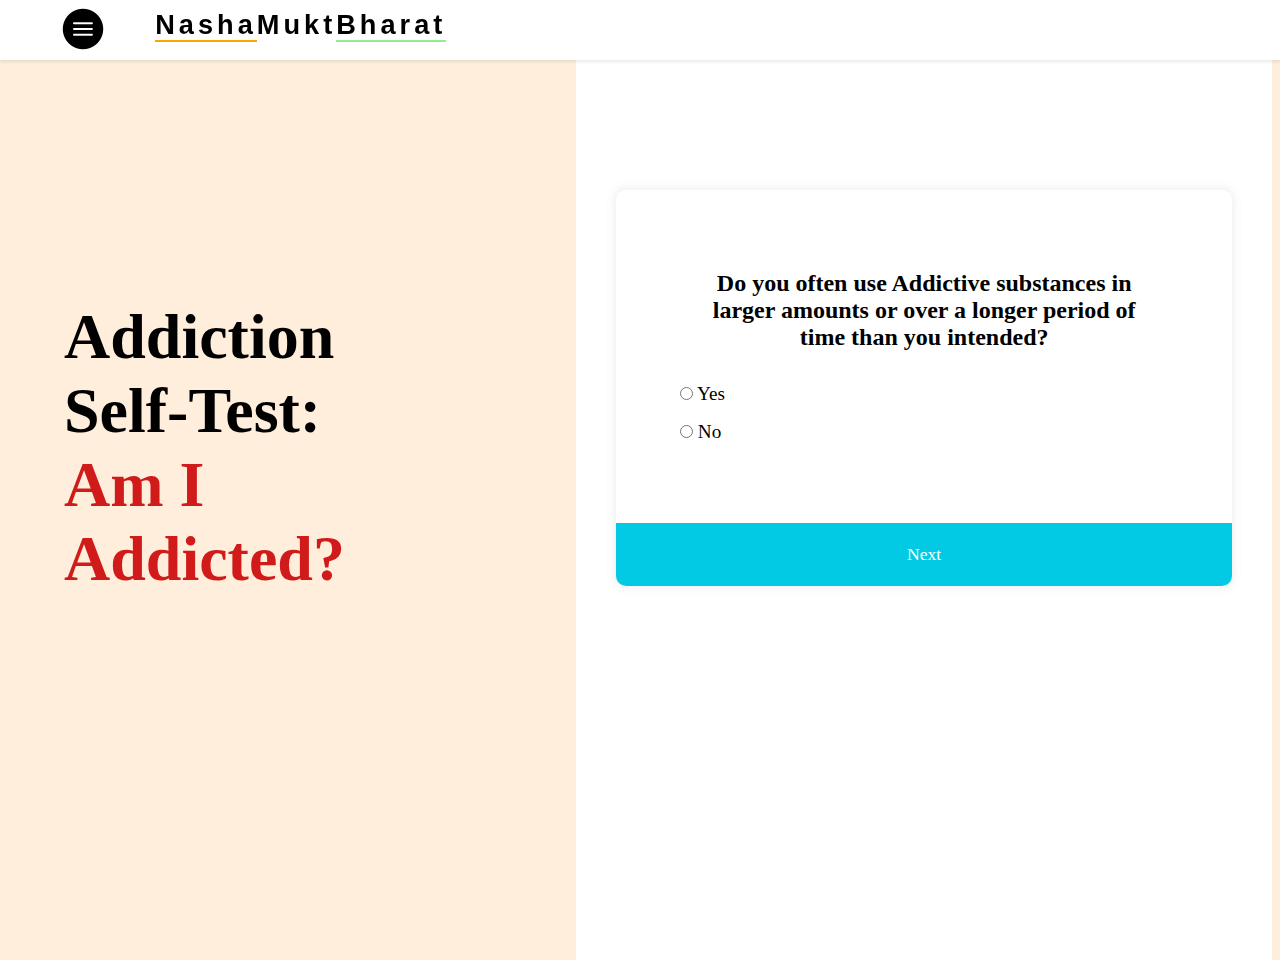
<file: addictiontst.html>
<!DOCTYPE html>
<html lang="en">
<head>
    <meta charset="UTF-8">
    <meta http-equiv="X-UA-Compatible" content="IE=edge">
    <meta name="viewport" content="width=device-width, initial-scale=1.0">
    <link rel="stylesheet" href="test.css">
    <title>Document</title>
</head>
<body>
    <nav class="flex">
        <div id="navleft" class="flex">
          <button id="btn"><img src="icons8-menu-64.png" alt="menu" /></button>
          <a href="index.html" id="name"
            ><span id="one">Nasha</span><span id="two">Mukt</span
            ><span id="three">Bharat</span></a
          >
        </div>
        <!-- <div class="flex">
          <a href="login.html"
            ><img
              src="iconmonstr-user-19-240.png"
              alt="login"
              style="width: 40px"
          /></a>
          <p id="login">
            <a href="login.html" style="text-decoration: none; color: black">
              Profile</a
            >
          </p>
        </div> -->
      </nav>
      <div id="menu">
        <button id="btn1"><img src="iconmonstr-x-mark-1-240.png" alt="menu" style="width: 35px; margin-left:15px;"/></button>
        <div id="menucontainer">
          <p><a href="login.html">Your Profile</a></p>
          <p><a href="addictiontst.html">Addiction Test</a></p>
          <p><a href="stats.html">Global Statistics</a></p>
          <p><a href="knowledge.html">General Treatment</a></p>
          <p><a href="message.html">Messages from Real life fighters</a></p>
          <p><a href="frm.html">Become a volunteer / Need Volunteers</a></p>
        </div>
      </div>

        <div id="left">
            <h1>Addiction <br> Self-Test: <br> <span style="color: rgb(209, 27, 27);">Am I Addicted?</span></h1>
        </div>
        <div id="right">
            <!-- <form action="#">
                <p>Do you often use Alcohol in larger amounts or over a longer period of time than you intended?</p>
                <div class="answer">
                    <label class="container">Yes
                        <input type="checkbox" checked="checked">
                        <span class="checkmark"></span>
                    </label>
                    <label class="container">No
                        <input type="checkbox">
                        <span class="checkmark"></span>
                    </label>
                </div>
                <hr>
                <p>Have you for a while now wanted to cut back on Alcohol or made unsuccessful attempts to do so?</p>
                <div class="answer">
                    <label class="container">Yes
                        <input type="checkbox" checked="checked">
                        <span class="checkmark"></span>
                    </label>
                    <label class="container">No
                        <input type="checkbox">
                        <span class="checkmark"></span>
                    </label>
                </div>
                <hr>
                <p>Do you spend a great deal of time finding, using, or recovering from Alcohol?</p>
                <div class="answer">
                    <label class="container">Yes
                        <input type="checkbox" checked="checked">
                        <span class="checkmark"></span>
                    </label>
                    <label class="container">No
                        <input type="checkbox">
                        <span class="checkmark"></span>
                    </label>
                </div>
                <hr>
                <p>Do you have strong urges or powerful cravings to use Alcohol?</p>
                <div class="answer">
                    <label class="container">Yes
                        <input type="checkbox" checked="checked">
                        <span class="checkmark"></span>
                    </label>
                    <label class="container">No
                        <input type="checkbox">
                        <span class="checkmark"></span>
                    </label>
                </div>
                <hr>
                <p>Has your use of Alcohol resulted in your inability to meet your obligations at work, home, or school?</p>
                <div class="answer">
                    <label class="container">Yes
                        <input type="checkbox" checked="checked">
                        <span class="checkmark"></span>
                    </label>
                    <label class="container">No
                        <input type="checkbox">
                        <span class="checkmark"></span>
                    </label>
                </div>
                <hr>
                <p>Have you had to cut back on or abandon social, professional, or recreational activities due to your use of Alcohol?</p>
                <div class="answer">
                    <label class="container">Yes
                        <input type="checkbox" checked="checked">
                        <span class="checkmark"></span>
                    </label>
                    <label class="container">No
                        <input type="checkbox">
                        <span class="checkmark"></span>
                    </label>
                </div>
                <hr>
                <p>Have you repeatedly used Alcohol when it was hazardous to do so, such as while driving a car or operating machinery?</p>
                <div class="answer">
                    <label class="container">Yes
                        <input type="checkbox" checked="checked">
                        <span class="checkmark"></span>
                    </label>
                    <label class="container">No
                        <input type="checkbox">
                        <span class="checkmark"></span>
                    </label>
                </div>
                <hr>
                <p>Have you experienced social or relationship problems due to your use of Alcohol and kept using anyway?</p>
                <div class="answer">
                    <label class="container">Yes
                        <input type="checkbox" checked="checked">
                        <span class="checkmark"></span>
                    </label>
                    <label class="container">No
                        <input type="checkbox">
                        <span class="checkmark"></span>
                    </label>
                </div>
                <hr>
                <p>Have you kept using Alcohol knowing that it has caused or worsened physical or mental health issues?</p>
                <div class="answer">
                    <label class="container">Yes
                        <input type="checkbox" checked="checked">
                        <span class="checkmark"></span>
                    </label>
                    <label class="container">No
                        <input type="checkbox">
                        <span class="checkmark"></span>
                    </label>
                </div>
                <hr>
                <p>When you attempt to cut back on or stop your use of Alcohol, have you experienced uncomfortable physical or mental health symptoms (withdrawal)?</p>
                <div class="answer">
                    <label class="container">Yes
                        <input type="checkbox" checked="checked">
                        <span class="checkmark"></span>
                    </label>
                    <label class="container">No
                        <input type="checkbox">
                        <span class="checkmark"></span>
                    </label>
                </div>
                <hr>
                <p>Have you experienced diminished effects when you use Alcohol compared to the past and/or have you needed more Alcohol to feel the effects you’re seeking (tolerance)?</p>
                <div class="answer">
                    <label class="container">Yes
                        <input type="checkbox" checked="checked">
                        <span class="checkmark"></span>
                    </label>
                    <label class="container">No
                        <input type="checkbox">
                        <span class="checkmark"></span>
                    </label>
                </div>
                <input type="button" value="Submit" id="submit">
            </form> -->
            <div class="quiz-container" id="quiz">
                <div class="quiz-header">
                  <h2 id="question">Question Text</h2>
                  <ul>
                    <li>
                      <input type="radio" name="answer" id="a" class="answer">
                      <label for="a" id="a_text">Answer</label>
                    </li>
            
                    <li>
                      <input type="radio" name="answer" id="b" class="answer">
                      <label for="b" id="b_text">Answer</label>
                    </li>
            
                  </ul>
                </div>
            
                <button id="submit">Next</button>
            
              </div>
            
            
              <script src="script.js"></script>
        </div>

      <script>
        const btn = document.getElementById("btn");
        btn.onclick = function () {
          const a = document.getElementById("menu");
          if (a.style.display == "none") {
            a.style.display = "block";
          } else {
            a.style.display = "none";
          }
          console.log("CLICKED!");
        };
        const btn1 = document.getElementById("btn1");
        btn1.onclick = function () {
          const a = document.getElementById("menu");
          if (a.style.display == "none") {
            a.style.display = "block";
          } else {
            a.style.display = "none";
          }
          console.log("CLICKED!");
        };
      </script>
</body>
</html>
</file>
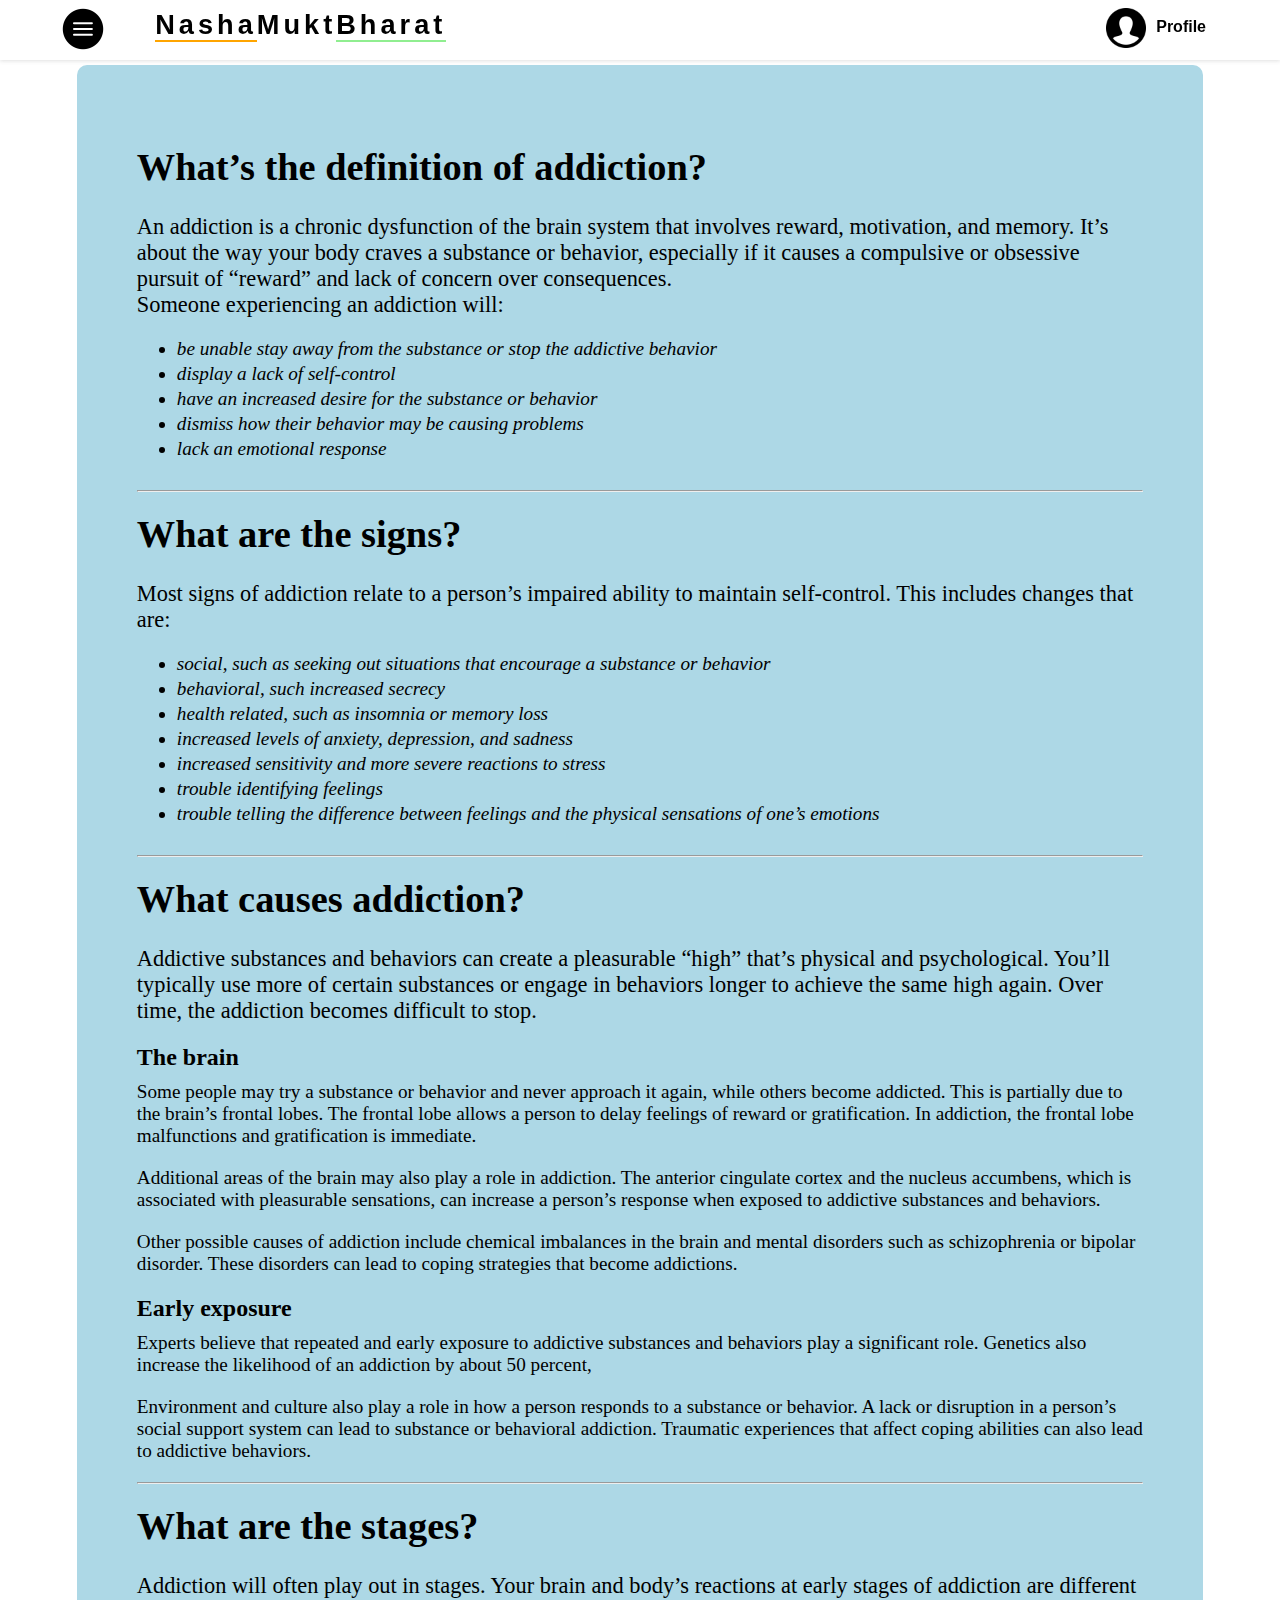
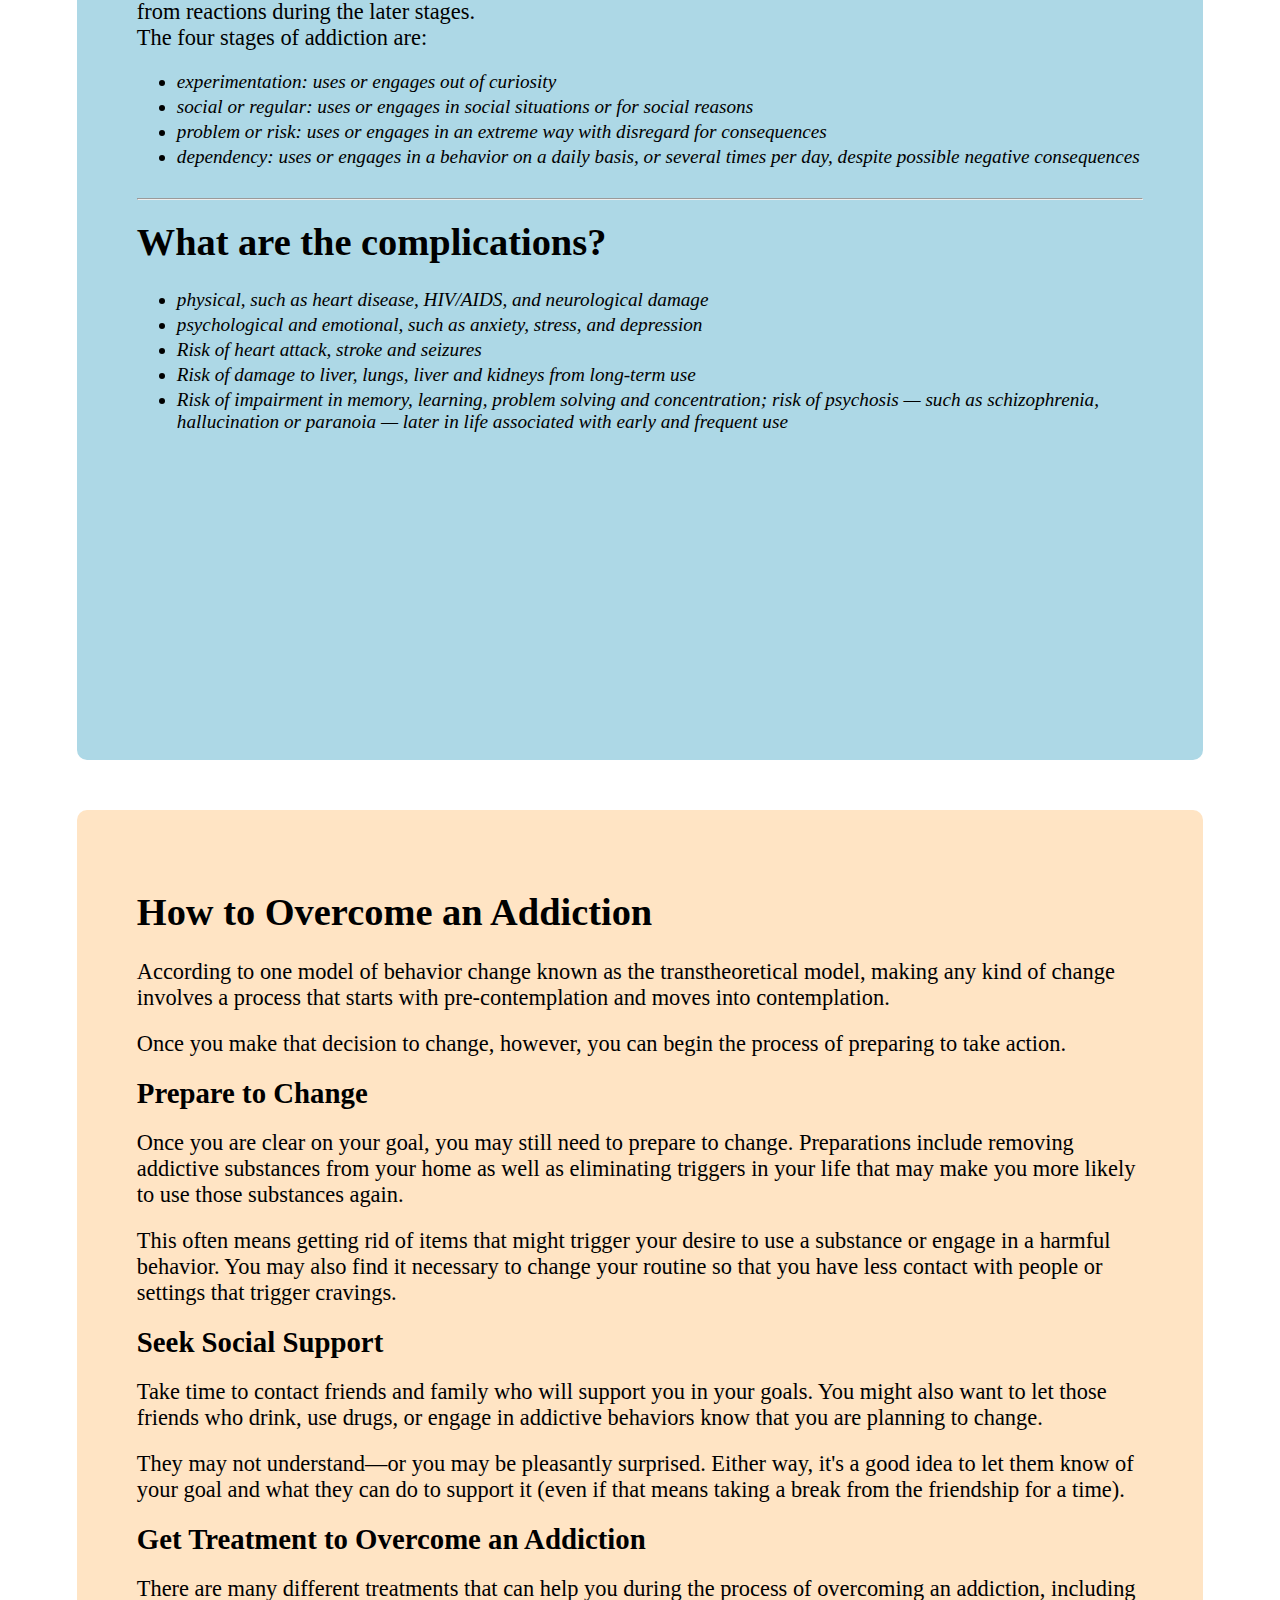
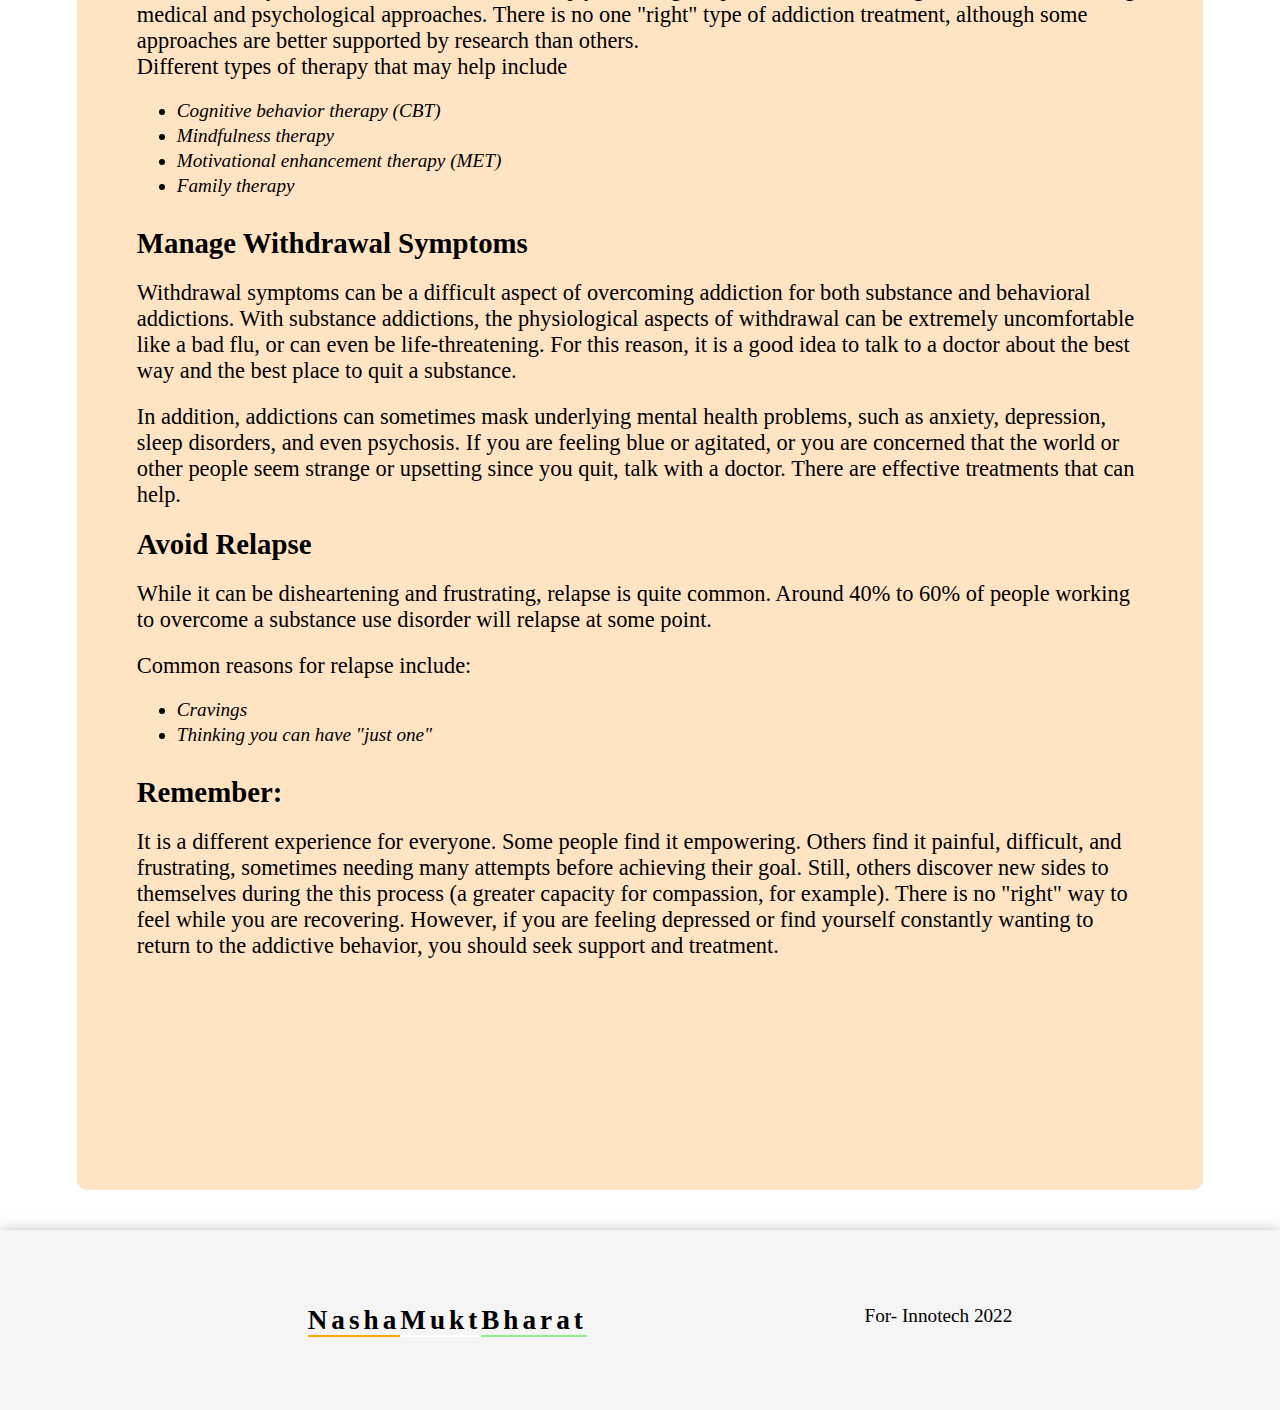
<file: knowledge.html>
<!DOCTYPE html>
<html lang="en">
<head>
    <meta charset="UTF-8">
    <meta http-equiv="X-UA-Compatible" content="IE=edge">
    <meta name="viewport" content="width=device-width, initial-scale=1.0">
    <link rel="stylesheet" href="knowledge.css">
    <title>Document</title>
</head>
<body>
    <nav class="flex">
        <div id="navleft" class="flex">
          <button id="btn"><img src="icons8-menu-64.png" alt="menu" /></button>
          <a href="index.html" id="name"
            ><span id="one">Nasha</span><span id="two">Mukt</span
            ><span id="three">Bharat</span></a
          >
        </div>
        <div class="flex">
          <a href="login.html"
            ><img
              src="iconmonstr-user-19-240.png"
              alt="login"
              style="width: 40px"
          /></a>
          <p id="login">
            <a href="login.html" style="text-decoration: none; color: black">
              Profile</a
            >
          </p>
        </div>
    </nav>
    <div id="menu">
      <button id="btn1"><img src="iconmonstr-x-mark-1-240.png" alt="menu" style="width: 35px; margin-left:15px;"/></button>
        <div id="menucontainer">
          <p><a href="login.html">Your Profile</a></p>
          <p><a href="addictiontst.html">Addiction Test</a></p>
          <p><a href="stats.html">Global Statistics</a></p>
          <p><a href="knowledge.html">Managing Addiction</a></p>
          <p><a href="message.html">Messages from ex-addicts</a></p>
          <p><a href="#frm.html">Become a volunteer / Need Volunteers</a></p>
        </div>
    </div>
    <div id="data" class="round">
      <h1>What’s the definition of addiction?</h1>
      <p>An addiction is a chronic dysfunction of the brain system that involves reward, motivation, and memory. It’s about the way your body craves a substance or behavior, especially if it causes a compulsive or obsessive pursuit of “reward” and lack of concern over consequences. <br>Someone experiencing an addiction will:</p>
      <ul>
        <li>be unable stay away from the substance or stop the addictive behavior</li>
        <li>display a lack of self-control</li>
        <li>have an increased desire for the substance or behavior</li>
        <li>dismiss how their behavior may be causing problems</li>
        <li>lack an emotional response</li>
      </ul>
      <hr>
      <h1>What are the signs?</h1>
      <p>Most signs of addiction relate to a person’s impaired ability to maintain self-control. This includes changes that are:</p>
      <ul>
        <li>social, such as seeking out situations that encourage a substance or behavior</li>
        <li>behavioral, such increased secrecy</li>
        <li>health related, such as insomnia or memory loss</li>
        <li>increased levels of anxiety, depression, and sadness</li>
        <li>increased sensitivity and more severe reactions to stress</li>
        <li>trouble identifying feelings</li>
        <li>trouble telling the difference between feelings and the physical sensations of one’s emotions </li>
      </ul>
      <hr>
      <h1>What causes addiction?</h1>
      <p>Addictive substances and behaviors can create a pleasurable “high” that’s physical and psychological. You’ll typically use more of certain substances or engage in behaviors longer to achieve the same high again. Over time, the addiction becomes difficult to stop.</p>
      <h2>The brain</h2>
      <p style="font-size: 1.2em;">Some people may try a substance or behavior and never approach it again, while others become addicted. This is partially due to the brain’s frontal lobes. The frontal lobe allows a person to delay feelings of reward or gratification. In addiction, the frontal lobe malfunctions and gratification is immediate.</p>
      <p style="font-size: 1.2em;">Additional areas of the brain may also play a role in addiction. The anterior cingulate cortex and the nucleus accumbens, which is associated with pleasurable sensations, can increase a person’s response when exposed to addictive substances and behaviors.</p>
      <p style="font-size: 1.2em;">Other possible causes of addiction include chemical imbalances in the brain and mental disorders such as schizophrenia or bipolar disorder. These disorders can lead to coping strategies that become addictions.</p>
      <h2>Early exposure</h2>
      <p style="font-size: 1.2em;">Experts believe that repeated and early exposure to addictive substances and behaviors play a significant role. Genetics also increase the likelihood of an addiction by about 50 percent,</p>
      <p style="font-size: 1.2em;">Environment and culture also play a role in how a person responds to a substance or behavior. A lack or disruption in a person’s social support system can lead to substance or behavioral addiction. Traumatic experiences that affect coping abilities can also lead to addictive behaviors.</p>
      <hr>
      <h1>What are the stages?</h1>
      <p>Addiction will often play out in stages. Your brain and body’s reactions at early stages of addiction are different from reactions during the later stages. <br> The four stages of addiction are:</p>
      <ul>
        <li>experimentation: uses or engages out of curiosity</li>
        <li>social or regular: uses or engages in social situations or for social reasons</li>
        <li>problem or risk: uses or engages in an extreme way with disregard for consequences</li>
        <li>dependency: uses or engages in a behavior on a daily basis, or several times per day, despite possible negative consequences</li>
      </ul>
      <hr>
      <h1>What are the complications?</h1>
      <ul>
        <li>physical, such as heart disease, HIV/AIDS, and neurological damage</li>
        <li>psychological and emotional, such as anxiety, stress, and depression</li>
        <li>Risk of heart attack, stroke and seizures</li>
        <li>Risk of damage to liver, lungs, liver and kidneys from long-term use</li>
        <li> Risk of impairment in memory, learning, problem solving and concentration; risk of psychosis — such as schizophrenia, hallucination or paranoia — later in life associated with early and frequent use</li>
      </ul>
    </div>
    <div id="measures" class="round">
      <h1>How to Overcome an Addiction</h1>
      <p>According to one model of behavior change known as the transtheoretical model, making any kind of change involves a process that starts with pre-contemplation and moves into contemplation.</p>
      <p>Once you make that decision to change, however, you can begin the process of preparing to take action.</p>
      <h2>Prepare to Change</h2>
      <p>Once you are clear on your goal, you may still need to prepare to change. Preparations include removing addictive substances from your home as well as eliminating triggers in your life that may make you more likely to use those substances again.</p>
      <p>This often means getting rid of items that might trigger your desire to use a substance or engage in a harmful behavior. You may also find it necessary to change your routine so that you have less contact with people or settings that trigger cravings.</p>
      <h2>Seek Social Support</h2>
      <p>Take time to contact friends and family who will support you in your goals. You might also want to let those friends who drink, use drugs, or engage in addictive behaviors know that you are planning to change.</p>

      <p> They may not understand—or you may be pleasantly surprised. Either way, it's a good idea to let them know of your goal and what they can do to support it (even if that means taking a break from the friendship for a time).</p>
      <h2>Get Treatment to Overcome an Addiction</h2>
      <p>There are many different treatments that can help you during the process of overcoming an addiction, including medical and psychological approaches. There is no one "right" type of addiction treatment, although some approaches are better supported by research than others. <br>Different types of therapy that may help include</p>
      <ul>
        <li>Cognitive behavior therapy (CBT)</li>
        <li>Mindfulness therapy</li>
        <li>Motivational enhancement therapy (MET)</li>
        <li>Family therapy</li>
      </ul>
      <h2>Manage Withdrawal Symptoms</h2>
      <p>Withdrawal symptoms can be a difficult aspect of overcoming addiction for both substance and behavioral addictions. With substance addictions, the physiological aspects of withdrawal can be extremely uncomfortable like a bad flu, or can even be life-threatening. For this reason, it is a good idea to talk to a doctor about the best way and the best place to quit a substance.</p>
      <p>In addition, addictions can sometimes mask underlying mental health problems, such as anxiety, depression, sleep disorders, and even psychosis. If you are feeling blue or agitated, or you are concerned that the world or other people seem strange or upsetting since you quit, talk with a doctor. There are effective treatments that can help.</p>
      <h2>Avoid Relapse</h2>
      <p>While it can be disheartening and frustrating, relapse is quite common. Around 40% to 60% of people working to overcome a substance use disorder will relapse at some point.</p>
      <p>Common reasons for relapse include:</p>
      <ul>
        <li>Cravings</li>
        <li>Thinking you can have "just one"</li>
      </ul>
      <h2>Remember:</h2>
      <p>It is a different experience for everyone. Some people find it empowering. Others find it painful, difficult, and frustrating, sometimes needing many attempts before achieving their goal. Still, others discover new sides to themselves during the this process (a greater capacity for compassion, for example).
      There is no "right" way to feel while you are recovering. However, if you are feeling depressed or find yourself constantly wanting to return to the addictive behavior, you should seek support and treatment.</p>
    </div>
    <footer class="flex">
      <div id="footerleft">
        <a href="#" id="name"
          ><span id="one">Nasha</span><span id="two">Mukt</span
          ><span id="three">Bharat</span></a
        >
      </div>
      <div id="footerright">
        <p>For- Innotech 2022</p>
      </div>
    </footer>
      <script>
        const btn = document.getElementById("btn");
        btn.onclick = function () {
          const a = document.getElementById("menu");
          if (a.style.display == "none") {
            a.style.display = "block";
          } else {
            a.style.display = "none";
          }
          console.log("CLICKED!");
        };
        const btn1 = document.getElementById("btn1");
        btn1.onclick = function () {
          const a = document.getElementById("menu");
          if (a.style.display == "none") {
            a.style.display = "block";
          } else {
            a.style.display = "none";
          }
          console.log("CLICKED!");
        };
      </script>  
</body>
</html>
</file>
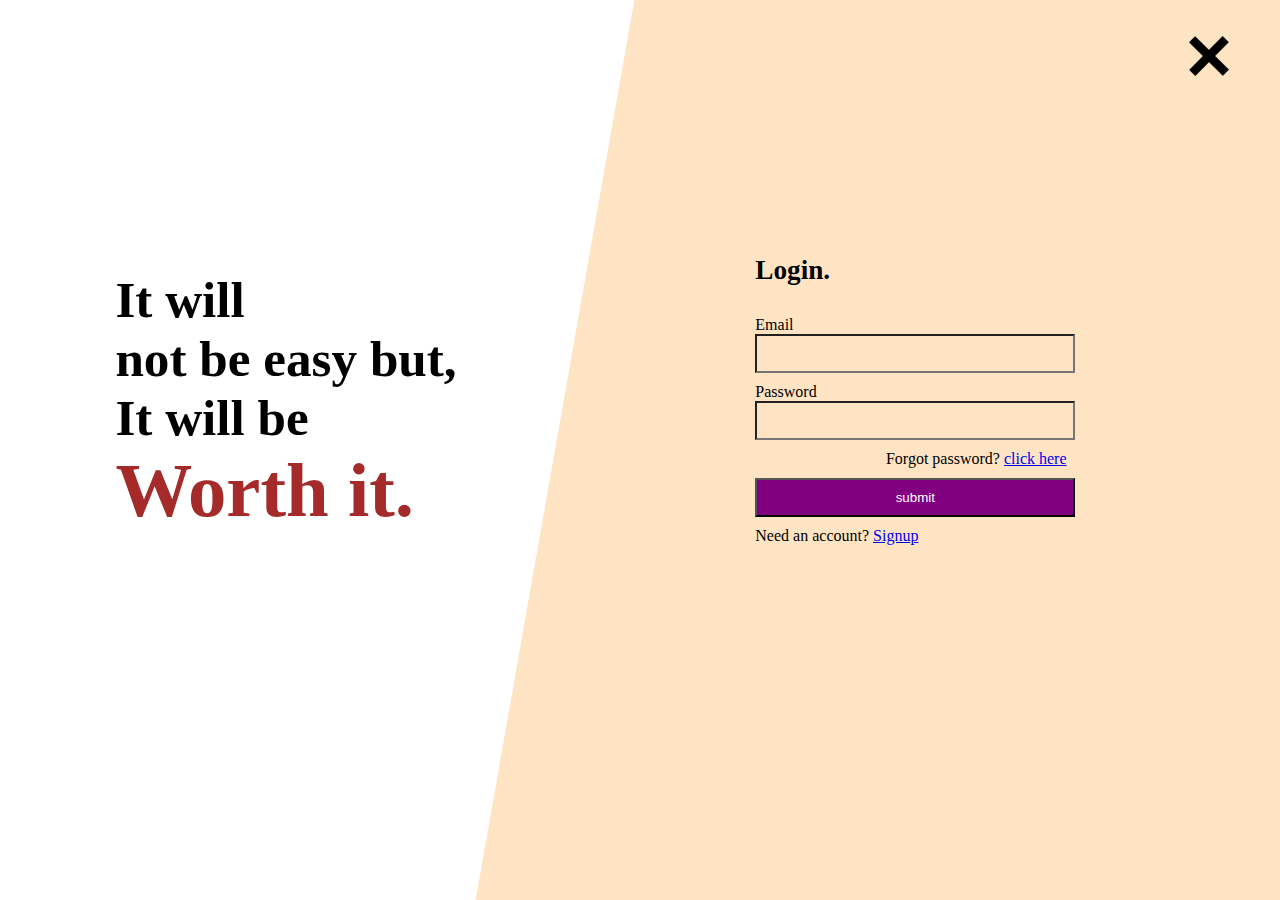
<file: login.html>
<!DOCTYPE html>
<html lang="en">
<head>
    <meta charset="UTF-8">
    <meta http-equiv="X-UA-Compatible" content="IE=edge">
    <meta name="viewport" content="width=device-width, initial-scale=1.0">
    <link rel="stylesheet" href="login.css">
    <title>Document</title>
</head>
<body>
    <div id="container">
        <a id="cross" href="index.html"><img src="iconmonstr-x-mark-1-240.png" alt="back" width="40px"></a>
        <div id="content">
            <div id="text">
                <h2>It will <br> not be easy but,<br> It will be <br> <span> Worth it.</span></h2>
            </div>
            <div id="form">
                <h3>Login.</h3>
                <form action="#">
                    <p>Email</p>
                    <input type="email" name="email" id="email">
                    <p>Password</p>
                    <input type="password" name="pass" id="pass">
                    <p style="text-align: end; margin-right: 11vw;">Forgot password? <a href="#">click here</a></p>
                    <input type="button" value="submit" id="submit">
                    <p>Need an account? <a href="signup.html">Signup</a></p>
                </form>
            </div>
            </div>
    </div>
</body>
</html>
</file>
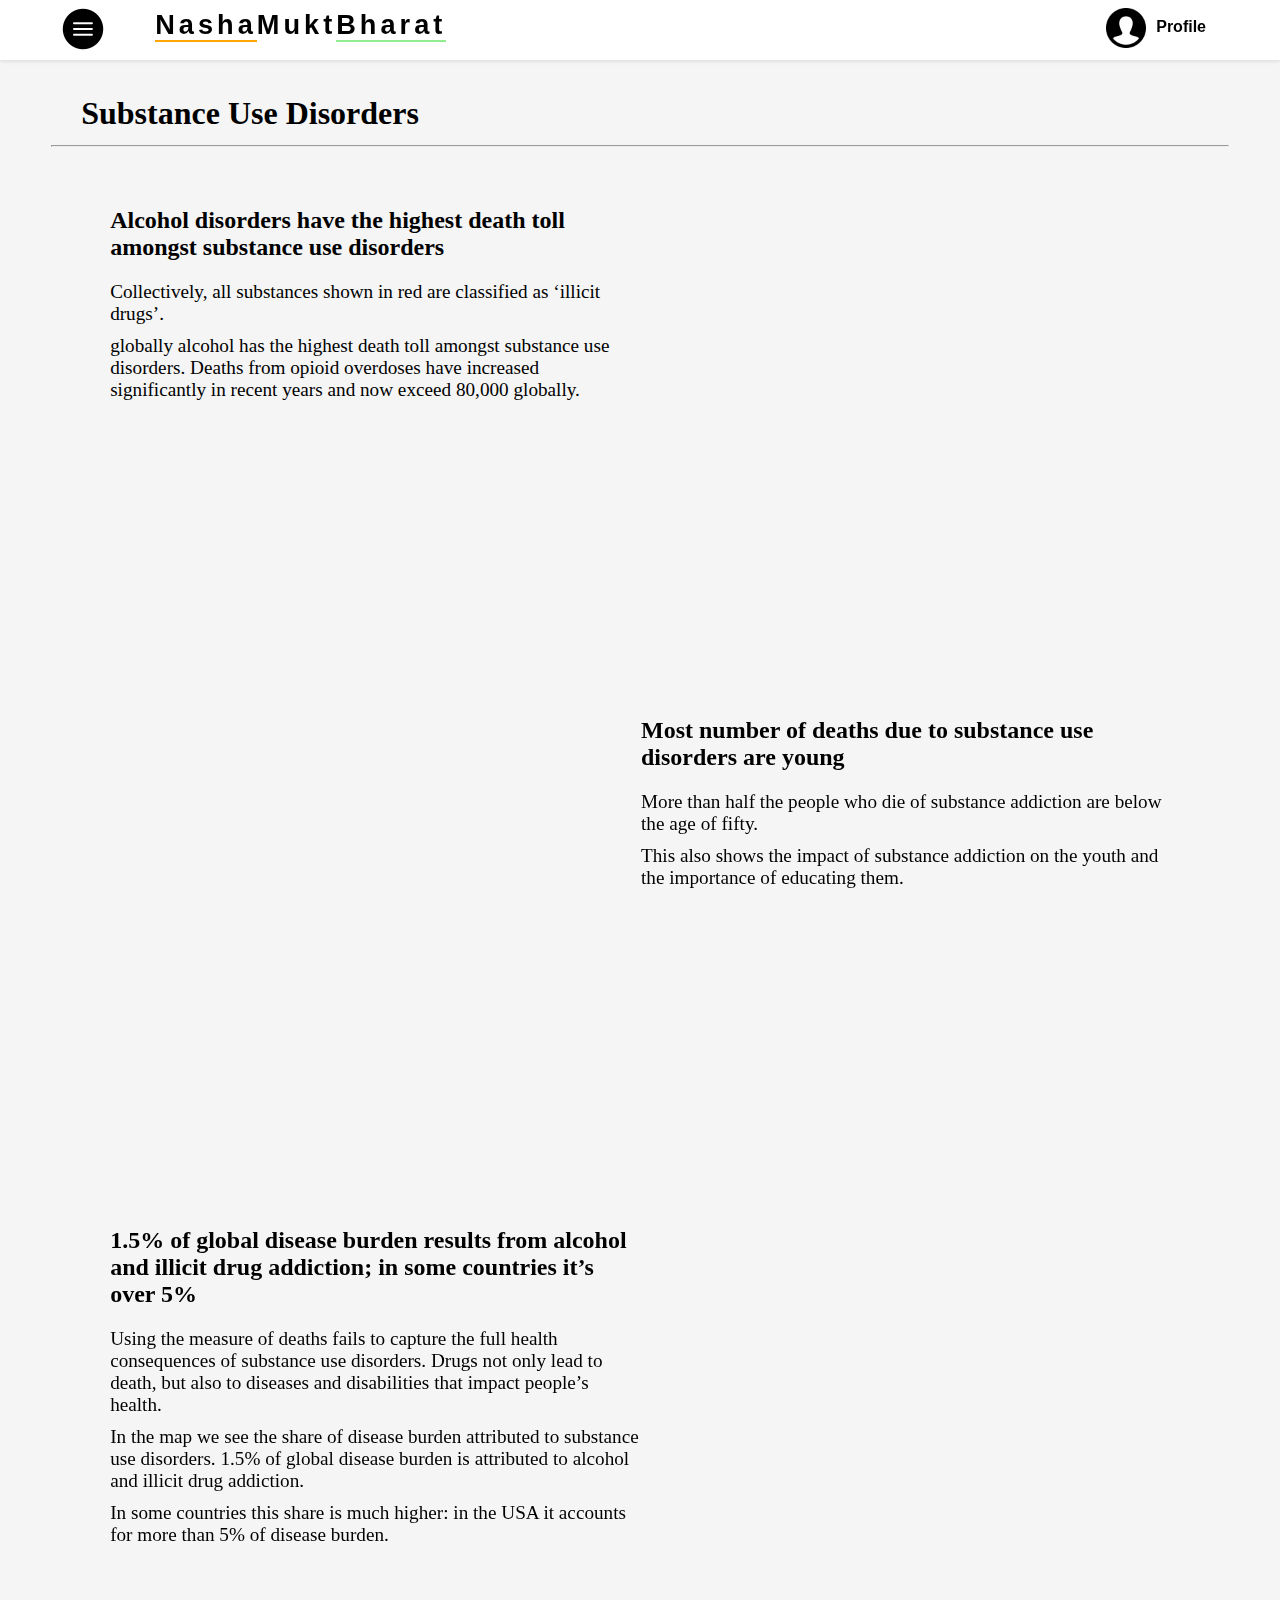
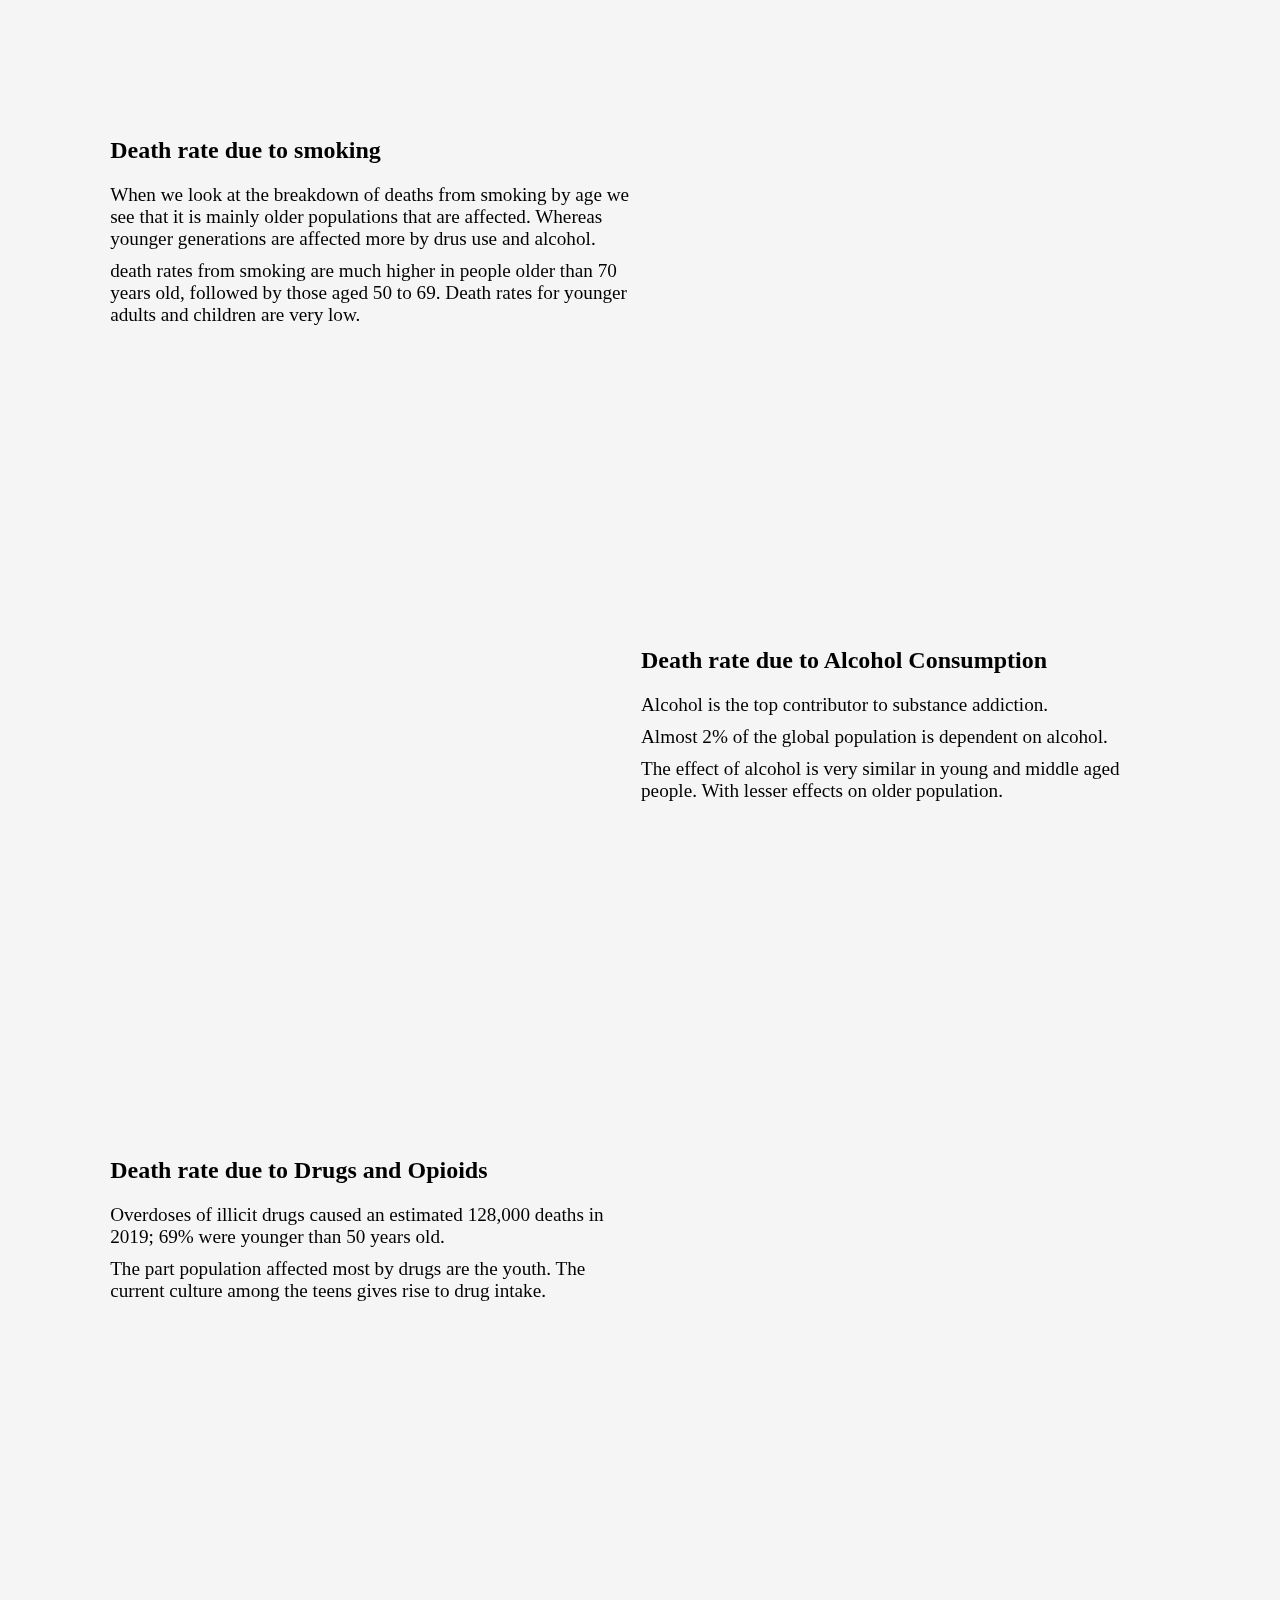
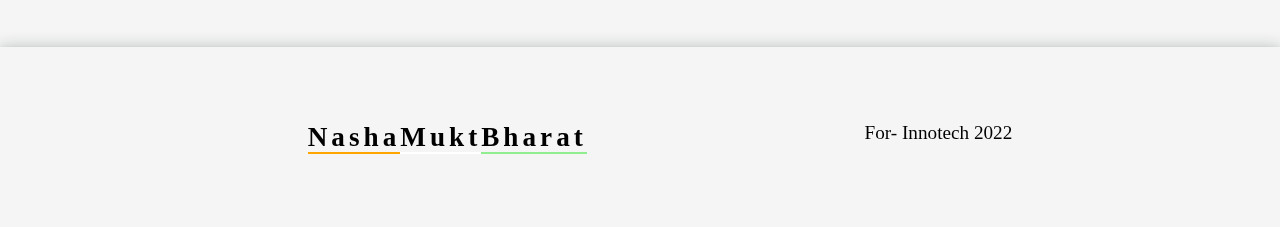
<file: stats.html>
<!DOCTYPE html>
<html lang="en">
<head>
    <meta charset="UTF-8">
    <meta http-equiv="X-UA-Compatible" content="IE=edge">
    <meta name="viewport" content="width=device-width, initial-scale=1.0">
    <link rel="stylesheet" href="stats.css">
    <title>Document</title>
</head>
<body>
    <nav class="flex">
        <div id="navleft" class="flex">
          <button id="btn"><img src="icons8-menu-64.png" alt="menu" /></button>
          <a href="index.html" id="name"
            ><span id="one">Nasha</span><span id="two">Mukt</span
            ><span id="three">Bharat</span></a
          >
        </div>
        <div class="flex">
          <a href="login.html"
            ><img
              src="iconmonstr-user-19-240.png"
              alt="login"
              style="width: 40px"
          /></a>
          <p id="login">
            <a href="login.html" style="text-decoration: none; color: black">
              Profile</a
            >
          </p>
        </div>
      </nav>
      <div id="menu">
        <button id="btn1"><img src="iconmonstr-x-mark-1-240.png" alt="menu" style="width: 35px; margin-left:15px;"/></button>
        <div id="menucontainer">
          <p><a href="login.html">Your Profile</a></p>
          <p><a href="addictiontst.html">Addiction Test</a></p>
          <p><a href="stats.html">Global Statistics</a></p>
          <p><a href="knowledge.html">Managing Addiction</a></p>
          <!-- <p><a href="#">FAQ</a></p> -->
          <p><a href="message.html">Messages from Real life fighters</a></p>
          <p><a href="frm.html">Become a volunteer / Need Volunteers</a></p>
        </div>
      </div>


        <div id="first" class="cntnr">
            <div class="heading">
                <h1>Substance Use Disorders</h1>
                <hr>
            </div>
            <div class="flex containerdata">
                <div id="lefty">
                    <h2>Alcohol disorders have the highest death toll amongst substance use disorders</h2>
                    <p>Collectively, all substances shown in red are classified as ‘illicit drugs’.</p>
                    <p>globally alcohol has the highest death toll amongst substance use disorders. Deaths from opioid overdoses have increased significantly in recent years and now exceed 80,000 globally.</p>
                </div>
                <iframe src="https://ourworldindata.org/grapher/deaths-substance-disorders?country=~IND" loading="lazy" style="width: 45%; height: 450px; border: 0px none;"></iframe>
            </div>
            <div class="flex containerdata">
              <iframe src="https://ourworldindata.org/grapher/deaths-substance-disorders-age?country=~IND" loading="lazy" style="width: 45%; height: 450px; border: 0px none;"></iframe>
              <div id="lefty">
                  <h2>Most number of deaths due to substance use disorders are young</h2>
                  <p>More than half the people who die of substance addiction are below the age of fifty.</p>
                  <p>This also shows the impact of substance addiction on the youth and the importance of educating them.</p>
              </div>
            </div>
            <div class="flex containerdata">
              <div id="lefty">
                  <h2>1.5% of global disease burden results from alcohol and illicit drug addiction; in some countries it’s over 5%</h2>
                  <p>Using the measure of deaths fails to capture the full health consequences of substance use disorders. Drugs not only lead to death, but also to diseases and disabilities that impact people’s health.</p>
                  <p>In the map we see the share of disease burden attributed to substance use disorders. 1.5% of global disease burden is attributed to alcohol and illicit drug addiction.</p>
                  <p>In some countries this share is much higher: in the USA it accounts for more than 5% of disease burden.</p>
              </div>
              <iframe src="https://ourworldindata.org/grapher/alcohol-drug-use-disorders-share-total-disease" loading="lazy" style="width: 45%; height: 450px; border: 0px none;"></iframe>
            </div>
            <div class="flex containerdata">
              <div id="lefty">
                  <h2>Death rate due to smoking</h2>
                  <p>When we look at the breakdown of deaths from smoking by age we see that it is mainly older populations that are affected. Whereas younger generations are affected more by drus use and alcohol.</p>
                  <p>death rates from smoking are much higher in people older than 70 years old, followed by those aged 50 to 69. Death rates for younger adults and children are very low.</p>
              </div>
              <iframe src="https://ourworldindata.org/grapher/death-rates-smoking-age?country=~IND" loading="lazy" style="width: 45%; height: 450px; border: 0px none;"></iframe>
            </div>
            <div class="flex containerdata">
              <iframe src="https://ourworldindata.org/grapher/deaths-attributed-to-alcohol-use-by-age?country=~IND" loading="lazy" style="width: 45%; height: 450px; border: 0px none;"></iframe>
              <div id="lefty">
                  <h2>Death rate due to Alcohol Consumption</h2>
                  <p>Alcohol is the top contributor to substance addiction.</p>
                  <p>Almost 2% of the global population is dependent on alcohol.</p>
                  <p>The effect of alcohol is very similar in young and middle aged people. With lesser effects on older population.</p>
                  <p></p>
              </div>
            </div>
            <div class="flex containerdata">
              <div id="lefty">
                  <h2>Death rate due to Drugs and Opioids</h2>
                  <p>Overdoses of illicit drugs caused an estimated 128,000 deaths in 2019; 69% were younger than 50 years old.</p>
                  <p>The part population affected most by drugs are the youth. The current culture among the teens gives rise to drug intake.</p>
              </div>
              <iframe src="https://ourworldindata.org/grapher/deaths-from-drug-use-disorders-by-age?country=~IND" loading="lazy" style="width: 45%; height: 450px; border: 0px none;"></iframe>
            </div>

        </div>




        <footer class="flex">
            <div id="footerleft">
              <a href="#" id="name"
                ><span id="one">Nasha</span><span id="two">Mukt</span
                ><span id="three">Bharat</span></a
              >
            </div>
            <div id="footerright">
              <p>For- Innotech 2022</p>
            </div>
          </footer>
      <script>
        const btn = document.getElementById("btn");
        btn.onclick = function () {
          const a = document.getElementById("menu");
          if (a.style.display == "none") {
            a.style.display = "block";
          } else {
            a.style.display = "none";
          }
          console.log("CLICKED!");
        };
        const btn1 = document.getElementById("btn1");
        btn1.onclick = function () {
          const a = document.getElementById("menu");
          if (a.style.display == "none") {
            a.style.display = "block";
          } else {
            a.style.display = "none";
          }
          console.log("CLICKED!");
        };
      </script>
</body>
</html>
</file>
<file: test.css>
*{
    margin: 0;
    padding: 0;
    box-sizing: border-box;
}
.flex{
    display: flex;
    flex-wrap: wrap;
    align-content: center;
}
                                                            /* Navigation Bar */
nav{
    height: 60px;
    width: 100vw;
    background-color: white;
    position: fixed;
    top: 0;
    left: 0;
    font-family: 'Open Sans', sans-serif;
    justify-content: space-between;
    padding-left: 4%;
    padding-right: 5%;
    overflow: hidden;
    box-shadow: rgba(99, 99, 99, 0.2) 0px 1px 4px 0px;
    z-index: 10;
}

#navleft{
    justify-content: start;
}
#btn{
    background-color: white;
    height: 70px;
    border: none;
}
#btn:hover{
    cursor: pointer;
}

#one{
    border-bottom: 2px solid orange;
}
#two{
    border-bottom: 2px solid white;
}
#three{
    border-bottom: 2px solid lightgreen ;
}
#menu{
    display: none;
    position: fixed;
    left: 10;
    top: 0;
    background-color: white;
    height: 100vh;
    width: 40vw;
    z-index: 10;
    padding-left: 4vw;
    box-shadow: rgba(99, 99, 99, 0.2) 0px 2px 8px 0px;
}
#btn1{
    background-color: white;
    height: 70px;
    border: none;
}
#btn1:hover{
    cursor: pointer;
}
#menucontainer{
    height: 50vh;
    width: 25vw;
    position: relative;
    top: 40%;
    left: 50%;
    transform: translate(-50%,-50%);
}
#menucontainer p{
    text-align: center;
    padding: 20px;
    padding-bottom: 15px;
    margin: 15px;
    background-color: bisque;
}
#menucontainer p a{
    color: black;
    font-weight: 600;
    text-decoration: none;
}
#menucontainer p:hover{
    border-bottom: 2px solid black;
}

#name{
    font-weight: 800;
    font-size: 1.7em;
    letter-spacing: 4px ;
    padding: 10px;
    padding-top: 14px;
    margin-left: 30px;
    color: black;
    text-decoration: none;
}
/* #login{
    padding: 10px;
    font-weight: 600;
} */
body{
    background-color: rgb(254, 238, 219);
    padding-top: 60px;
}
/* #quiz{
    width: 60vw;
    height: 100vh;
    background-color: white;
    margin: auto;
}
#quiz h1{
    text-align: center;
    padding: 20px;
    border: 2px solid black;
} */
#left{
    position: fixed;
    left: 5%;
    top: 20%;
    height: 70vh;
    padding-top: 120px;
    width: 30vw;
    /* background-color: aqua; */
}
#left h1{
    font-size: 4em;
}
#right{
    position: relative;
    left: 45%;
    height: 100vh;
    width: 54.4vw;
    background-color: white;
    padding: 40px;
    align-items: center;
}
/* form p{
    font-size: 1.4em;
    margin: 5px;
    margin-top: 20px;
}
.answer{
    margin: 20px;
}
.container{
    margin: 20px;
    font-size: 1.4em;
}
#submit{
    position: relative;
    left: 250px;
    margin-top: 20px;
    /* background-color: rgb(209, 27, 27); *
    font-weight: 600;
    background-color: purple;
    color: white;
    border: none;
    padding: 20px;
    width: 300px;
}
#submit:hover{
    text-decoration: underline;
    cursor: pointer;
}
 */









 .quiz-container{
    background-color: #fff;
    border-radius: 10px;
    margin-top: 90px;
    box-shadow: 0 0 10px 2px rgba(100, 100, 100, 0.1);
    /* width: 600px; */
    overflow: hidden;
  }
  .quiz-header{
    padding: 4rem;
  }
  #quiz h2{
    padding: 1rem;
    text-align: center;
    margin: 0;
  }
  
  .quiz-header ul{
    list-style-type: none;
    padding: 0;
  }
  .quiz-header ul li{
    font-size: 1.2rem;
    margin: 1rem 0;
  }
  .quiz-header ul li label{
    cursor: pointer;
  }
  .quiz-container button{
    background-color: #03cae4;
    color: #fff;
    border: none;
    display: block;
    width: 100%;
    cursor: pointer;
    font-size: 1.1rem;
    font-family: inherit;
    padding: 1.3rem;
  }
  .quiz-container button:hover{
    background-color: #04adc4;
  }
  .quiz-container button:focus{
    outline: none;
    background-color: #44b927;
  }
</file>
<file: knowledge.css>
*{
    margin: 0;
    padding: 0;
    box-sizing: border-box;
}
.flex{
    display: flex;
    flex-wrap: wrap;
    align-content: center;
}

.round{
    border-radius: 10px;
}

                                                            /* Navigation Bar */

nav{
    height: 60px;
    width: 100vw;
    background-color: white;
    position: fixed;
    top: 0;
    left: 0;
    font-family: 'Open Sans', sans-serif;
    justify-content: space-between;
    padding-left: 4%;
    padding-right: 5%;
    overflow: hidden;
    box-shadow: rgba(99, 99, 99, 0.2) 0px 1px 4px 0px;
}

#navleft{
    justify-content: start;
}
#btn{
    background-color: white;
    height: 70px;
    border: none;
}
#btn:hover{
    cursor: pointer;
}

#one{
    border-bottom: 2px solid orange;
}
#two{
    border-bottom: 2px solid white;
}
#three{
    border-bottom: 2px solid lightgreen ;
}
#menu{
    display: none;
    position: fixed;
    left: 10;
    top: 0;
    background-color: white;
    height: 100vh;
    width: 40vw;
    z-index: 10;
    padding-left: 4vw;
    box-shadow: rgba(99, 99, 99, 0.2) 0px 2px 8px 0px;
}
#btn1{
    background-color: white;
    height: 70px;
    border: none;
}
#btn1:hover{
    cursor: pointer;
}
#menucontainer{
    height: 50vh;
    width: 25vw;
    position: relative;
    top: 40%;
    left: 50%;
    transform: translate(-50%,-50%);
}
#menucontainer p{
    text-align: center;
    padding: 20px;
    padding-bottom: 15px;
    margin: 15px;
    background-color: bisque;
}
#menucontainer p a{
    color: black;
    font-weight: 600;
    text-decoration: none;
}
#menucontainer p:hover{
    border-bottom: 2px solid black;
}

#name{
    font-weight: 800;
    font-size: 1.7em;
    letter-spacing: 4px ;
    padding: 10px;
    padding-top: 14px;
    margin-left: 30px;
    color: black;
    text-decoration: none;
}
#login{
    padding: 10px;
    font-weight: 600;
}


#data{
    margin-top: 65px;
    margin-left: 6%;
    margin-right: 6%;
    padding: 60px;
    height: 255vh;
    background-color: lightblue;
}
body{
    /* background-color: whitesmoke; */
}

#data h1,#measures h1{
    margin-bottom: 25px;
    font-size: 2.4em;
    margin-top: 20px;
}
#data h2,#measures h2{
    margin-top: 20px;
    margin-bottom: 10px;
}
#data p,#measures p{
    font-size: 1.4em;
    margin-bottom: 20px;
}
#data ul,#measures ul{
    font-style: italic;
    margin-top: 20px;
    margin-bottom: 30px;
    margin-left: 40px;
    font-size: 1.2em;
}
#data li,#measures li{
    margin-top: 3px;
}
#measures{
    margin-top: 50px;
    margin-left: 6%;
    margin-right: 6%;
    padding: 60px;
    height: 220vh;
    /* background-color: rgb(255, 255, 144); */
    background-color: bisque;
}
#measures h2{
    margin-top: 20px;
    margin-bottom: 20px;
    font-size: 1.8em;
}

footer{
    margin-top: 40px;
    height: 20vh;
    box-shadow: rgba(14, 30, 37, 0.12) 0px 2px 4px 0px, rgba(14, 30, 37, 0.32) 0px 2px 16px 0px;
    background-color: whitesmoke;
    justify-content: space-evenly;
}
#footerright{
    font-size: 1.2em;
}
</file>
<file: login.css>
*{
    margin: 0;
    padding: 0;
    box-sizing: border-box;
}
#container{
    height: 100vh;
    width: 100%;
    background-color: bisque;
    /* overflow: hidden; */
}
#content{
    display: flex;
    flex-wrap: wrap;
    justify-content: space-evenly;
    flex-direction: row;
    align-items: center;
    height: 100vh;
}
#cross{
    position: absolute;
    top: 4vh;
    right: 4vw;
}
#text{
    background-color: white;
    height: 100vh;
    width: 50vw;
    transform: skew(-10deg);
    position: relative;
    left: -10%;
}
#text h2{
    position: relative;
    left: 30%;
    top: 30%;
    font-size: 4vw;
    transform: skew(10deg);
}
#text h2 span{
    font-size: 1.5em;
    color: brown;
}
#form{
    /* background-color: aquamarine; */
    padding: 30px;
    height: 50vh;
    width: 40vw;
}
#form h3{
    font-size: 1.7em;
    margin-bottom: 30px;
}
#form input{
    padding: 10px;
    width: 25vw;
    margin-bottom: 10px;
    background-color: bisque;
}

#submit{
    background-color: purple !important;
    margin-top: 10px;
    color: white;
}
</file>
<file: stats.css>
*{
    margin: 0;
    padding: 0;
    box-sizing: border-box;
}
.flex{
    display: flex;
    flex-wrap: wrap;
    align-content: center;
}
body{
    padding-top: 65px;
    background-color: whitesmoke;
}

                                                            /* Navigation Bar */

nav{
    height: 60px;
    width: 100vw;
    background-color: white;
    position: fixed;
    top: 0;
    left: 0;
    font-family: 'Open Sans', sans-serif;
    justify-content: space-between;
    padding-left: 4%;
    padding-right: 5%;
    overflow: hidden;
    box-shadow: rgba(99, 99, 99, 0.2) 0px 1px 4px 0px;
}

#navleft{
    justify-content: start;
}
#btn{
    background-color: white;
    height: 70px;
    border: none;
}
#btn:hover{
    cursor: pointer;
}

#one{
    border-bottom: 2px solid orange;
}
#two{
    border-bottom: 2px solid white;
}
#three{
    border-bottom: 2px solid lightgreen ;
}
#menu{
    display: none;
    position: fixed;
    left: 10;
    top: 0;
    background-color: white;
    height: 100vh;
    width: 40vw;
    z-index: 10;
    padding-left: 4vw;
    box-shadow: rgba(99, 99, 99, 0.2) 0px 2px 8px 0px;
}
#btn1{
    background-color: white;
    height: 70px;
    border: none;
}
#btn1:hover{
    cursor: pointer;
}
#menucontainer{
    height: 50vh;
    width: 25vw;
    position: relative;
    top: 40%;
    left: 50%;
    transform: translate(-50%,-50%);
}
#menucontainer p{
    text-align: center;
    padding: 20px;
    padding-bottom: 15px;
    margin: 15px;
    background-color: bisque;
}
#menucontainer p a{
    color: black;
    font-weight: 600;
    text-decoration: none;
}
#menucontainer p:hover{
    border-bottom: 2px solid black;
}

#name{
    font-weight: 800;
    font-size: 1.7em;
    letter-spacing: 4px ;
    padding: 10px;
    padding-top: 14px;
    margin-left: 30px;
    color: black;
    text-decoration: none;
}
#login{
    padding: 10px;
    font-weight: 600;
}

                                                            /* content */
.cntnr{
    margin-left: 4%;
    margin-right: 4%;
}
#first{
}
.heading h1{
    height: 80px;
    padding: 30px;
}
#lefty{
    padding: 20px;
    width: 50%;
}
#lefty h2{
    margin-bottom: 20px;
}
#lefty p{
    font-size: 1.2em;
    margin-top: 10px;
}
.containerdata{
    margin-top: 20px;
    padding: 20px;
    justify-content: space-evenly;
}



footer{
    margin-top: 40px;
    height: 20vh;
    box-shadow: rgba(14, 30, 37, 0.12) 0px 2px 4px 0px, rgba(14, 30, 37, 0.32) 0px 2px 16px 0px;
    background-color: whitesmoke;
    justify-content: space-evenly;
}
#footerright{
    font-size: 1.2em;
}
</file>
